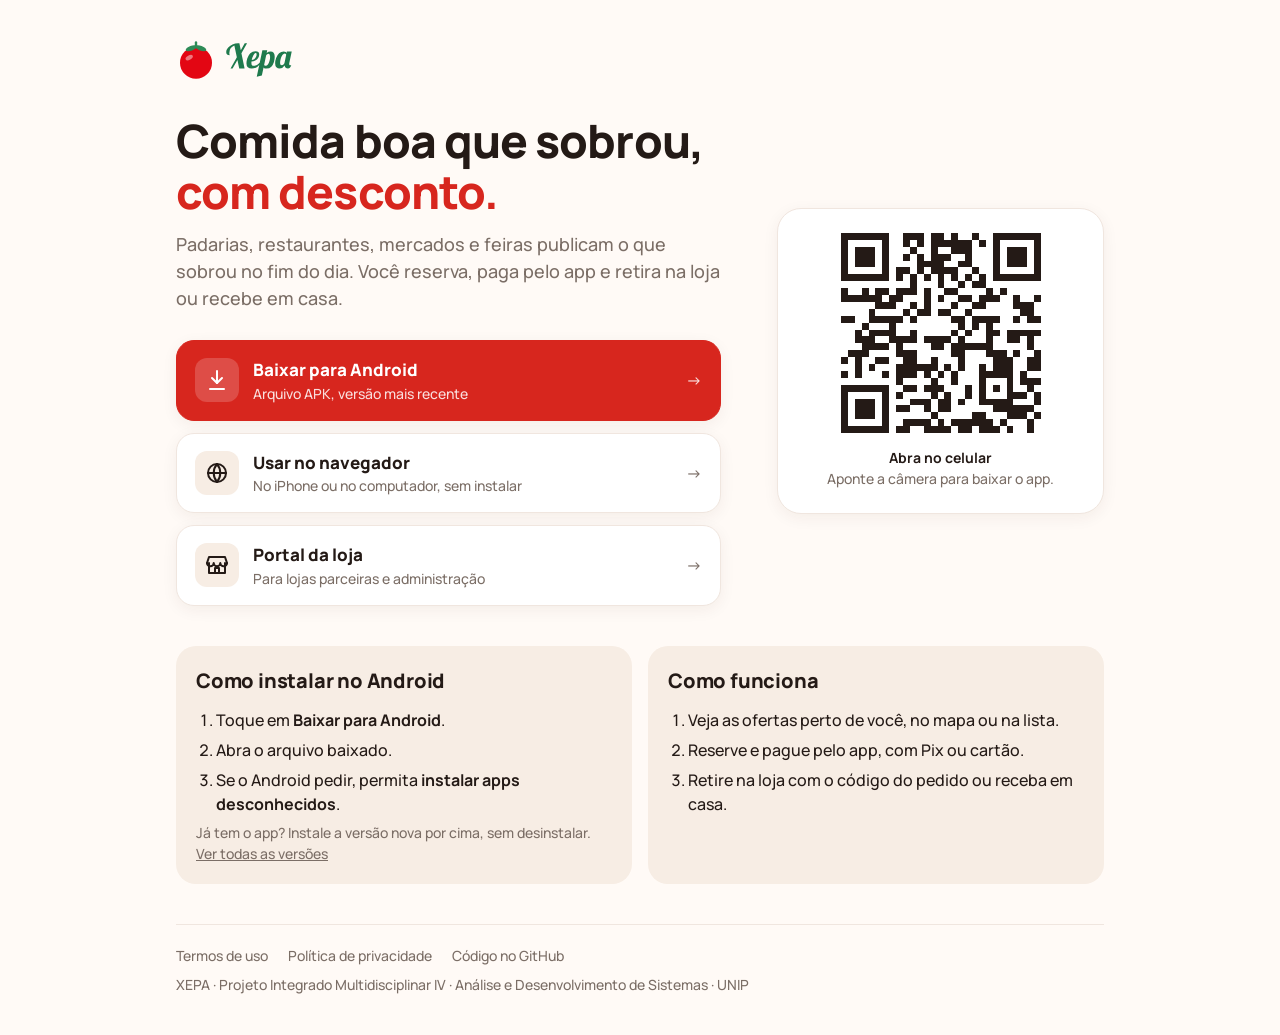
<file: site/index.html>
<!doctype html>
<html lang="pt-BR">
<head>
  <meta charset="utf-8">
  <meta name="viewport" content="width=device-width, initial-scale=1">
  <title>XEPA · comida boa que sobrou, com desconto</title>
  <meta name="description" content="Sacolas surpresa e pratos do dia das lojas com desconto. Baixe o app para Android, use pelo navegador ou acesse o portal da loja.">
  <meta property="og:title" content="XEPA">
  <meta property="og:description" content="Comida boa que sobrou nas lojas, com desconto. Baixe o app ou use pelo navegador.">
  <meta property="og:image" content="https://pimbadaclub.github.io/Xepa/icone.png">
  <meta name="theme-color" content="#FFFAF6">
  <link rel="icon" href="tomate.svg" type="image/svg+xml">
  <link rel="preconnect" href="https://fonts.googleapis.com">
  <link rel="preconnect" href="https://fonts.gstatic.com" crossorigin>
  <link href="https://fonts.googleapis.com/css2?family=Manrope:wght@500;600;700;800&display=swap" rel="stylesheet">
  <style>
    :root {
      --fundo: #FFFAF6;
      --bege: #F7EDE4;
      --tomate: #D7261E;
      --tomate-escuro: #B71F18;
      --tomate-claro: #FCE7E4;
      --verde: #1F7A4D;
      --verde-claro: #E5F3EA;
      --texto: #241A16;
      --texto-2: #7B6E66;
      --borda: #F0E6DF;
      --cartao: #FFFFFF;
      --sombra: 0 4px 16px rgba(60, 30, 20, .06);
    }
    * { box-sizing: border-box; }
    html { -webkit-text-size-adjust: 100%; }
    body {
      margin: 0;
      background: var(--fundo);
      color: var(--texto);
      font: 500 16px/1.5 Manrope, system-ui, -apple-system, "Segoe UI", sans-serif;
    }
    a { color: inherit; }
    .pagina { max-width: 960px; margin: 0 auto; padding: 24px 16px 40px; }

    header { display: flex; align-items: center; gap: 10px; }
    header .tomate { width: 40px; height: 40px; }
    header .nome { height: 34px; width: auto; }

    .topo { display: grid; gap: 32px; align-items: center; margin-top: 36px; }
    h1 { font-size: clamp(30px, 6vw, 46px); line-height: 1.1; letter-spacing: -.02em; margin: 0 0 14px; font-weight: 800; }
    h1 em { font-style: normal; color: var(--tomate); }
    .lead { font-size: 18px; color: var(--texto-2); margin: 0; max-width: 34em; }

    .acoes { display: grid; gap: 12px; margin-top: 28px; }
    .acao {
      display: flex; align-items: center; gap: 14px;
      padding: 16px 18px; border-radius: 18px; text-decoration: none;
      background: var(--cartao); border: 1px solid var(--borda); box-shadow: var(--sombra);
      transition: transform .12s ease, border-color .12s ease;
    }
    .acao:hover { transform: translateY(-1px); border-color: #E4D6CC; }
    .acao:focus-visible { outline: 3px solid var(--tomate); outline-offset: 2px; }
    .acao .icone {
      flex: none; width: 44px; height: 44px; border-radius: 12px;
      display: grid; place-items: center; background: var(--bege); color: var(--texto);
    }
    .acao .icone svg { width: 24px; height: 24px; }
    .acao strong { display: block; font-size: 17px; font-weight: 800; }
    .acao span.sub { display: block; font-size: 14px; color: var(--texto-2); }
    .acao .seta { margin-left: auto; color: var(--texto-2); flex: none; }
    .acao.principal { background: var(--tomate); border-color: var(--tomate); color: #fff; }
    .acao.principal:hover { background: var(--tomate-escuro); border-color: var(--tomate-escuro); }
    .acao.principal .icone { background: rgba(255,255,255,.18); color: #fff; }
    .acao.principal span.sub, .acao.principal .seta { color: rgba(255,255,255,.85); }

    .qr {
      display: none; text-align: center; padding: 24px; border-radius: 24px;
      background: var(--cartao); border: 1px solid var(--borda); box-shadow: var(--sombra);
    }
    .qr img { width: 200px; height: 200px; display: block; margin: 0 auto 14px; }
    .qr p { margin: 0; color: var(--texto-2); font-size: 14px; }
    .qr strong { color: var(--texto); }

    h2 { font-size: 20px; font-weight: 800; margin: 0 0 12px; letter-spacing: -.01em; }
    .blocos { display: grid; gap: 16px; margin-top: 40px; }
    .bloco { background: var(--bege); border-radius: 20px; padding: 20px; }
    .bloco ol { margin: 0; padding-left: 20px; }
    .bloco li { margin: 6px 0; }
    .bloco p { margin: 0; color: var(--texto-2); }
    .aviso { margin-top: 12px; font-size: 14px; color: var(--texto-2); }

    footer {
      margin-top: 40px; padding-top: 20px; border-top: 1px solid var(--borda);
      display: flex; flex-wrap: wrap; gap: 8px 20px; font-size: 14px; color: var(--texto-2);
    }
    footer a { text-decoration: none; }
    footer a:hover { text-decoration: underline; }
    footer .credito { flex-basis: 100%; }

    @media (min-width: 820px) {
      .pagina { padding-top: 40px; }
      .topo { grid-template-columns: 1.25fr .75fr; gap: 56px; }
      .qr { display: block; }
      .blocos { grid-template-columns: 1fr 1fr; }
    }
  </style>
</head>
<body>
  <div class="pagina">
    <header>
      <img class="tomate" src="tomate.svg" alt="">
      <img class="nome" src="xepa-nome.svg" alt="Xepa">
    </header>

    <main>
      <section class="topo">
        <div>
          <h1>Comida boa que sobrou, <em>com desconto.</em></h1>
          <p class="lead">Padarias, restaurantes, mercados e feiras publicam o que sobrou no fim do dia. Você reserva, paga pelo app e retira na loja ou recebe em casa.</p>

          <nav class="acoes" aria-label="Acessar o XEPA">
            <a class="acao principal" id="apk" href="https://github.com/PIMbadaClub/Xepa/releases/latest/download/xepa-android.apk">
              <span class="icone" aria-hidden="true">
                <svg viewBox="0 0 24 24" fill="none" stroke="currentColor" stroke-width="2" stroke-linecap="round" stroke-linejoin="round"><path d="M12 3v12"/><path d="m7 10 5 5 5-5"/><path d="M5 21h14"/></svg>
              </span>
              <span><strong>Baixar para Android</strong><span class="sub">Arquivo APK, versão mais recente</span></span>
              <span class="seta" aria-hidden="true">→</span>
            </a>
            <a class="acao" id="web" href="https://stxepa12b52d.z28.web.core.windows.net">
              <span class="icone" aria-hidden="true">
                <svg viewBox="0 0 24 24" fill="none" stroke="currentColor" stroke-width="2" stroke-linecap="round" stroke-linejoin="round"><circle cx="12" cy="12" r="9"/><path d="M3 12h18"/><path d="M12 3a14 14 0 0 1 0 18a14 14 0 0 1 0-18"/></svg>
              </span>
              <span><strong>Usar no navegador</strong><span class="sub">No iPhone ou no computador, sem instalar</span></span>
              <span class="seta" aria-hidden="true">→</span>
            </a>
            <a class="acao" href="https://xepa-portal-12b52d.azurewebsites.net">
              <span class="icone" aria-hidden="true">
                <svg viewBox="0 0 24 24" fill="none" stroke="currentColor" stroke-width="2" stroke-linecap="round" stroke-linejoin="round"><path d="M4 10v10h16V10"/><path d="M2 10 4 4h16l2 6"/><path d="M2 10a3.3 3.3 0 0 0 6.7 0a3.3 3.3 0 0 0 6.6 0a3.3 3.3 0 0 0 6.7 0"/><path d="M10 20v-5h4v5"/></svg>
              </span>
              <span><strong>Portal da loja</strong><span class="sub">Para lojas parceiras e administração</span></span>
              <span class="seta" aria-hidden="true">→</span>
            </a>
          </nav>
        </div>

        <aside class="qr" aria-label="Abrir no celular">
          <!-- QR code desta página, gerado com segno -->
          <img src="qr.svg" alt="QR code para abrir esta página no celular">
          <p><strong>Abra no celular</strong><br>Aponte a câmera para baixar o app.</p>
        </aside>
      </section>

      <section class="blocos">
        <div class="bloco">
          <h2>Como instalar no Android</h2>
          <ol>
            <li>Toque em <strong>Baixar para Android</strong>.</li>
            <li>Abra o arquivo baixado.</li>
            <li>Se o Android pedir, permita <strong>instalar apps desconhecidos</strong>.</li>
          </ol>
          <p class="aviso">Já tem o app? Instale a versão nova por cima, sem desinstalar. <a href="https://github.com/PIMbadaClub/Xepa/releases">Ver todas as versões</a></p>
        </div>
        <div class="bloco">
          <h2>Como funciona</h2>
          <ol>
            <li>Veja as ofertas perto de você, no mapa ou na lista.</li>
            <li>Reserve e pague pelo app, com Pix ou cartão.</li>
            <li>Retire na loja com o código do pedido ou receba em casa.</li>
          </ol>
        </div>
      </section>
    </main>

    <footer>
      <a href="https://xepa-portal-12b52d.azurewebsites.net/termos">Termos de uso</a>
      <a href="https://xepa-portal-12b52d.azurewebsites.net/privacidade">Política de privacidade</a>
      <a href="https://github.com/PIMbadaClub/Xepa">Código no GitHub</a>
      <span class="credito">XEPA · Projeto Integrado Multidisciplinar IV · Análise e Desenvolvimento de Sistemas · UNIP</span>
    </footer>
  </div>

  <script>
    // No iPhone não há APK: o navegador vira a opção principal.
    if (/iPhone|iPad|iPod/i.test(navigator.userAgent)) {
      const apk = document.getElementById('apk');
      const web = document.getElementById('web');
      apk.classList.remove('principal');
      web.classList.add('principal');
      apk.parentNode.insertBefore(web, apk);
    }
  </script>
</body>
</html>
</file>
